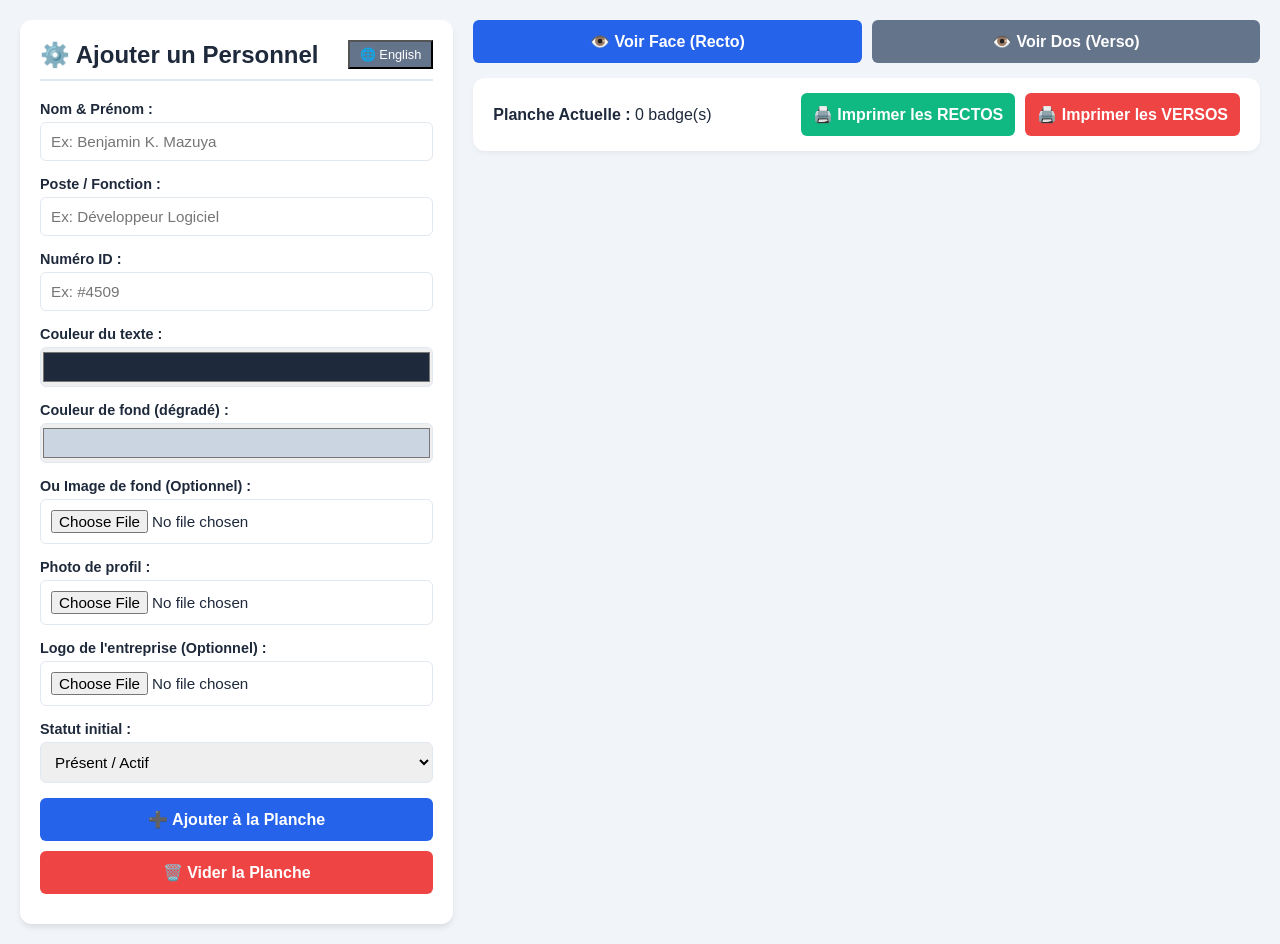
<file: bkm_nexus/index.html>
<!DOCTYPE html>
<html lang="fr">
<head>
    <meta charset="UTF-8">
    <meta name="viewport" content="width=device-width, initial-scale=1.0">
    <title>Smart Security - Générateur de Badges Pro</title>
    <style>
        :root {
            --primary: #2563eb;
            --primary-hover: #1d4ed8;
            --neutral-dark: #1e293b;
            --neutral-light: #f8fafc;
            --border: #e2e8f0;
        }

        * {
            box-sizing: border-box;
            margin: 0;
            padding: 0;
            font-family: 'Segoe UI', Tahoma, Geneva, Verdana, sans-serif;
        }

        body {
            background-color: #f1f5f9;
            color: var(--neutral-dark);
            padding: 20px;
        }

        .app-container {
            max-width: 1300px;
            margin: 0 auto;
            display: flex;
            flex-wrap: wrap;
            gap: 20px;
        }

        /* Panneau de configuration (Gauche) */
        .config-panel {
            flex: 1;
            min-width: 320px;
            background: #ffffff;
            padding: 20px;
            border-radius: 12px;
            box-shadow: 0 4px 6px -1px rgba(0,0,0,0.1);
            height: fit-content;
        }

        .panel-header {
            display: flex;
            justify-content: space-between;
            align-items: center;
            margin-bottom: 20px;
            border-bottom: 2px solid var(--border);
            padding-bottom: 10px;
        }

        .form-group {
            margin-bottom: 15px;
        }

        label {
            display: block;
            font-weight: 600;
            margin-bottom: 5px;
            font-size: 0.9rem;
        }

        input[type="text"], input[type="file"], select {
            width: 100%;
            padding: 10px;
            border: 1px solid var(--border);
            border-radius: 6px;
            outline: none;
            font-size: 0.95rem;
        }

        input[type="color"] {
            width: 100%;
            height: 40px;
            border: 1px solid var(--border);
            border-radius: 6px;
            cursor: pointer;
        }

        .btn {
            width: 100%;
            padding: 12px;
            border: none;
            border-radius: 6px;
            font-weight: bold;
            cursor: pointer;
            transition: background 0.2s;
            font-size: 1rem;
            margin-bottom: 10px;
        }

        .btn-primary { background: var(--primary); color: white; }
        .btn-primary:hover { background: var(--primary-hover); }
        .btn-danger { background: #ef4444; color: white; }
        .btn-danger:hover { background: #dc2626; }
        .btn-success { background: #10b981; color: white; }
        .btn-success:hover { background: #059669; }
        .btn-secondary { background: #64748b; color: white; }
        .btn-secondary:hover { background: #475569; }

        /* Zone d'affichage des badges (Droite) */
        .preview-panel {
            flex: 2;
            min-width: 600px;
        }

        .preview-header {
            background: white;
            padding: 15px 20px;
            border-radius: 12px;
            margin-bottom: 20px;
            display: flex;
            justify-content: space-between;
            align-items: center;
            box-shadow: 0 2px 4px rgba(0,0,0,0.05);
        }

        /* Grille d'affichage écran */
        .print-grid {
            display: flex;
            flex-wrap: wrap;
            gap: 20px;
            justify-content: center;
        }

        /* --- STRUCTURE DU BADGE (CR80) --- */
        .badge-container {
            position: relative;
            width: 54mm;
            height: 86mm;
            border-radius: 10px;
        }

        .badge-card {
            width: 100%;
            height: 100%;
            position: relative;
            box-shadow: 0 10px 20px rgba(0,0,0,0.15);
            border-radius: 10px;
            background: #ffffff;
            
            /* Correctif clé 1 : Isole le contexte graphique pour bloquer les fuites de couleur */
            isolation: isolate; 
        }

        .badge-face {
            position: absolute;
            top: 0;
            left: 0;
            right: 0;
            bottom: 0;
            padding: 14px;
            display: flex;
            flex-direction: column;
            border: 1px solid #cbd5e1;
            
            /* Correctif clé 2 : Forçage de l'arrondi sur les coins pour empêcher le fond de déborder */
            border-radius: 10px;
            overflow: hidden; 
            -webkit-mask-image: -webkit-radial-gradient(white, black);
            
            background-size: cover !important;
            background-position: center !important;
            
            /* Prépare l'impression couleur */
            -webkit-print-color-adjust: exact !important;
            print-color-adjust: exact !important;
        }

        /* RECTO */
        .badge-front {
            z-index: 2;
            background: #ffffff;
            align-items: center;
            justify-content: flex-start;
        }

        .profile-photo {
            width: 80px;
            height: 80px;
            border-radius: 50%;
            border: 3px solid #2563eb;
            overflow: hidden;
            margin-bottom: 10px;
            background: #f1f5f9;
            flex-shrink: 0;
        }

        .profile-photo img {
            width: 100%;
            height: 100%;
            object-fit: cover;
        }

        .badge-header {
            width: 100%;
            border-bottom: 1.5px solid #2563eb;
        }

        .rfid-chip {
            width: 25px;
            height: 20px;
            background: linear-gradient(135deg, #e2e8f0, #94a3b8) !important;
            border-radius: 4px;
            align-self: flex-start;
            margin-top: -5px;
            margin-bottom: 10px;
        }

        .badge-details {
            text-align: center;
            flex-grow: 1;
            width: 100%;
        }

        .badge-details h1 {
            font-size: 1.15rem;
            font-weight: 800;
            margin-bottom: 2px;
            word-wrap: break-word;
        }

        .badge-details p {
            font-size: 0.85rem;
            font-weight: 500;
            opacity: 0.85;
            margin-bottom: 10px;
        }

        .badge-id {
            font-family: monospace;
            background: rgba(0,0,0,0.07);
            padding: 2px 8px;
            border-radius: 4px;
            font-size: 0.8rem;
            display: inline-block;
        }

        .status-indicator-container {
            display: flex;
            align-items: center;
            gap: 6px;
            background: #ffffff !important;
            padding: 3px 10px;
            border-radius: 20px;
            font-size: 0.75rem;
            font-weight: bold;
            box-shadow: 0 2px 4px rgba(0,0,0,0.08);
            margin-top: auto;
            border: 1px solid #e2e8f0;
        }

        .status-dot {
            width: 8px;
            height: 8px;
            border-radius: 50%;
        }
        .status-dot.online { background-color: #22c55e !important; }
        .status-dot.meeting { background-color: #eab308 !important; }
        .status-dot.offline { background-color: #ef4444 !important; }

        /* VERSO */
        .badge-back {
            z-index: 1;
            background-color: #1e293b !important;
            color: #f8fafc;
            text-align: center;
            justify-content: space-between;
        }

        .badge-header-back h3 {
            font-size: 0.75rem;
            color: #f87171;
            border: 1px solid #ef4444;
            padding: 2px;
            letter-spacing: 1px;
            text-transform: uppercase;
        }

        .badge-back-content p {
            font-size: 0.72rem;
            color: #94a3b8;
            line-height: 1.3;
            margin: 15px 0;
        }

        .barcode-zone {
            background: white !important;
            padding: 6px;
            border-radius: 4px;
            color: black;
            margin-top: 10px;
        }

        .barcode-zone small {
            display: block;
            font-family: monospace;
            font-size: 0.7rem;
            color: #475569;
            margin-top: 2px;
        }

        .badge-footer-back {
            font-size: 0.7rem;
            color: #64748b;
        }

        .copyright-notice {
            font-size: 0.58rem;
            margin-top: 5px;
            color: #475569;
        }

        .badge-actions {
            position: absolute;
            top: -10px;
            right: -10px;
            z-index: 10;
            display: flex;
            gap: 5px;
        }

        .btn-badge-action {
            background: white;
            border: 1px solid var(--border);
            width: 28px;
            height: 28px;
            border-radius: 50%;
            cursor: pointer;
            box-shadow: 0 2px 4px rgba(0,0,0,0.1);
            font-size: 0.8rem;
        }

        .editing-highlight {
            outline: 3px solid #3b82f6;
        }

        /* --- FILTRES DU MODE D'AFFICHAGE --- */
        body.print-recto .badge-back { display: none !important; }
        body.print-recto .badge-front { display: flex !important; z-index: 5; }

        body.print-verso .badge-front { display: none !important; }
        body.print-verso .badge-back { display: flex !important; z-index: 5; }
        body.print-verso .print-grid { direction: rtl; } 

        /* --- CONFIGURATION IMPRESSION PROFESSIONNELLE A4 --- */
        @media print {
            @page {
                size: A4 portrait;
                margin: 10mm;
            }
            * {
                -webkit-print-color-adjust: exact !important;
                print-color-adjust: exact !important;
            }
            body { background: white; padding: 0; }
            .config-panel, .preview-header, .badge-actions, .no-print, .no-print * { display: none !important; }
            .preview-panel { width: 100%; min-width: 100%; }
            .print-grid { 
                display: flex !important; 
                flex-wrap: wrap !important; 
                gap: 6mm !important; 
                justify-content: flex-start !important;
            }
            .badge-container {
                width: 54mm !important;
                height: 86mm !important;
                page-break-inside: avoid;
                box-shadow: none !important;
            }
            .badge-card { 
                box-shadow: none !important; 
                border: none !important;
                isolation: isolate !important;
            }
        }
    </style>
</head>
<body class="print-recto"> 
    <div class="app-container">
        
        <div class="config-panel">
            <div class="panel-header">
                <h2 id="panel-title">⚙️ Ajouter un Personnel</h2>
                <button id="btn-lang" class="btn-secondary" style="width:auto; padding:5px 10px; font-size:0.8rem; margin:0;">🌐 English</button>
            </div>

            <div class="form-group">
                <label id="label-name" for="input-name">Nom & Prénom :</label>
                <input type="text" id="input-name" placeholder="Ex: Benjamin K. Mazuya">
            </div>

            <div class="form-group">
                <label id="label-role" for="input-role">Poste / Fonction :</label>
                <input type="text" id="input-role" placeholder="Ex: Développeur Logiciel">
            </div>

            <div class="form-group">
                <label id="label-id" for="input-id">Numéro ID :</label>
                <input type="text" id="input-id" placeholder="Ex: #4509">
            </div>

            <div class="form-group">
                <label id="label-text-color" for="input-text-color">Couleur du texte :</label>
                <input type="color" id="input-text-color" value="#1e293b">
            </div>

            <div class="form-group">
                <label id="label-bg-color" for="input-bg-color">Couleur de fond (dégradé) :</label>
                <input type="color" id="input-bg-color" value="#cbd5e1">
            </div>

            <div class="form-group">
                <label id="label-bg-image" for="input-bg-image">Ou Image de fond (Optionnel) :</label>
                <input type="file" id="input-bg-image" accept="image/*">
            </div>

            <div class="form-group">
                <label id="label-photo" for="input-photo">Photo de profil :</label>
                <input type="file" id="input-photo" accept="image/*">
            </div>

            <div class="form-group">
                <label id="label-logo" for="input-logo">Logo de l'entreprise (Optionnel) :</label>
                <input type="file" id="input-logo" accept="image/*">
            </div>

            <div class="form-group">
                <label id="label-status" for="input-status">Statut initial :</label>
                <select id="input-status">
                    <option value="online" id="opt-online">Présent / Actif</option>
                    <option value="meeting" id="opt-meeting">En Réunion</option>
                    <option value="offline" id="opt-offline">Absent</option>
                </select>
            </div>

            <button id="btn-add" class="btn btn-primary">➕ Ajouter à la Planche</button>
            <button id="btn-clear" class="btn btn-danger">🗑️ Vider la Planche</button>
        </div>

        <div class="preview-panel">
            <div class="no-print" style="margin-bottom: 15px; display: flex; gap: 10px;">
                <button id="tab-recto" class="btn btn-primary" style="margin:0;" onclick="changerModeVisuel('recto')">👁️ Voir Face (Recto)</button>
                <button id="tab-verso" class="btn btn-secondary" style="margin:0;" onclick="changerModeVisuel('verso')">👁️ Voir Dos (Verso)</button>
            </div>

            <div class="preview-header no-print">
                <div>
                    <strong>Planche Actuelle :</strong> <span id="badge-count">0</span> badge(s)
                </div>
                <div style="display: flex; gap: 10px;">
                    <button id="btn-print" class="btn btn-success" style="margin:0; width:auto;">🖨️ Imprimer les RECTOS</button>
                    <button id="btn-print-back" class="btn btn-danger" style="margin:0; width:auto;">🖨️ Imprimer les VERSOS</button>
                </div>
            </div>

            <div id="print-zone" class="print-grid"></div>
        </div>

    </div>

    <script>
        const translations = {
            fr: {
                btnLang: "🌐 English", statusOnline: "Actif / Présent", statusMeeting: "En Réunion", statusOffline: "Absent",
                textProperty: "PROPRIÉTÉ EXCLUSIVE", textInstructions: "Ce badge est strictement personnel et requis pour l'accès aux installations.", textScanVerify: "Scanner pour vérification",
                panelTitleAdd: "⚙️ Ajouter un Personnel", panelTitleEdit: "✏️ Modifier le Personnel", labelName: "Nom & Prénom :", labelRole: "Poste / Fonction :",
                labelId: "Numéro ID :", labelTextColor: "Couleur du texte :", labelBgColor: "Couleur de fond :", labelBgImage: "Ou Image de fond :",
                labelPhoto: "Photo de profil :", labelLogo: "Logo de l'entreprise :", labelStatus: "Statut initial :", optOnline: "Présent / Actif",
                optMeeting: "En Réunion", optOffline: "Absent", btnAdd: "➕ Ajouter à la Planche", btnSave: "💾 Sauvegarder", btnClear: "🗑️ Vider la Planche",
                alertEmpty: "Veuillez remplir au moins le nom et le poste."
            },
            en: {
                btnLang: "🌐 Français", statusOnline: "Active / Present", statusMeeting: "In a Meeting", statusOffline: "Absent",
                textProperty: "EXCLUSIVE PROPERTY", textInstructions: "This badge is strictly personal and required for facility access.", textScanVerify: "Scan for verification",
                panelTitleAdd: "⚙️ Add Personnel", panelTitleEdit: "✏️ Edit Personnel", labelName: "Full Name:", labelRole: "Job Title:",
                labelId: "ID Number:", labelTextColor: "Text Color:", labelBgColor: "Badge Color:", labelBgImage: "Background Image:",
                labelPhoto: "Profile Photo:", labelLogo: "Company Logo:", labelStatus: "Initial Status:", optOnline: "Present / Active",
                optMeeting: "In a Meeting", optOffline: "Absent", btnAdd: "➕ Add to Board", btnSave: "💾 Save Changes", btnClear: "🗑️ Clear Board",
                alertEmpty: "Please fill in at least the name and role."
            }
        };

        let currentLang = 'fr';
        let listPersonnel = []; 
        const defaultPhoto = "https://via.placeholder.com/150";
        let tempPhotoData = defaultPhoto; 
        let tempBgImageData = null; 
        let tempLogoData = null; 
        let idEnCoursDeModification = null; 

        const inputName = document.getElementById('input-name');
        const inputRole = document.getElementById('input-role');
        const inputId = document.getElementById('input-id');
        const inputTextColor = document.getElementById('input-text-color');
        const inputBgColor = document.getElementById('input-bg-color');
        const inputBgImage = document.getElementById('input-bg-image');
        const inputLogo = document.getElementById('input-logo'); 
        const inputStatus = document.getElementById('input-status');
        const inputPhoto = document.getElementById('input-photo');
        const printZone = document.getElementById('print-zone');
        const badgeCountEl = document.getElementById('badge-count');

        function changerModeVisuel(mode) {
            if(mode === 'recto') {
                document.body.classList.add('print-recto');
                document.body.classList.remove('print-verso');
                document.getElementById('tab-recto').className = "btn btn-primary";
                document.getElementById('tab-verso').className = "btn btn-secondary";
            } else {
                document.body.classList.add('print-verso');
                document.body.classList.remove('print-recto');
                document.getElementById('tab-recto').className = "btn btn-secondary";
                document.getElementById('tab-verso').className = "btn btn-primary";
            }
        }

        document.getElementById('btn-print').addEventListener('click', () => {
            changerModeVisuel('recto');
            setTimeout(() => { window.print(); }, 200);
        });

        document.getElementById('btn-print-back').addEventListener('click', () => {
            changerModeVisuel('verso');
            setTimeout(() => { window.print(); }, 200);
        });

        if(inputPhoto) inputPhoto.addEventListener('change', (e) => { readImg(e.target.files[0], res => tempPhotoData = res); });
        if(inputBgImage) inputBgImage.addEventListener('change', (e) => { readImg(e.target.files[0], res => tempBgImageData = res); });
        if(inputLogo) inputLogo.addEventListener('change', (e) => { readImg(e.target.files[0], res => tempLogoData = res); });

        function readImg(file, callback) {
            if (file) { const r = new FileReader(); r.onload = (ev) => callback(ev.target.result); r.readAsDataURL(file); }
        }

        document.getElementById('btn-add').addEventListener('click', () => {
            if(!inputName.value.trim() || !inputRole.value.trim()) { alert(translations[currentLang].alertEmpty); return; }
            const customID = inputId.value.trim() || "#0000";

            if (idEnCoursDeModification !== null) {
                const idx = listPersonnel.findIndex(a => a.idUnique === idEnCoursDeModification);
                if (idx !== -1) {
                    listPersonnel[idx].nom = inputName.value.trim();
                    listPersonnel[idx].poste = inputRole.value.trim();
                    listPersonnel[idx].idCard = customID;
                    listPersonnel[idx].couleurTexte = inputTextColor.value;
                    listPersonnel[idx].couleurFond = inputBgColor.value;
                    listPersonnel[idx].statut = inputStatus.value;
                    if(tempPhotoData !== defaultPhoto) listPersonnel[idx].photo = tempPhotoData;
                    if(tempBgImageData) listPersonnel[idx].bgImage = tempBgImageData;
                    if(tempLogoData) listPersonnel[idx].logo = tempLogoData;
                }
                idEnCoursDeModification = null;
            } else {
                listPersonnel.push({
                    idUnique: Date.now(), nom: inputName.value.trim(), poste: inputRole.value.trim(), idCard: customID,
                    serial: `SN-2026-${customID.replace('#', '')}`, couleurTexte: inputTextColor.value, couleurFond: inputBgColor.value,
                    bgImage: tempBgImageData, photo: tempPhotoData, logo: tempLogoData, statut: inputStatus.value
                });
            }
            
            localStorage.setItem('sauvegardePlanchePersonnel', JSON.stringify(listPersonnel));
            resetForm();
            renderBadges();
        });

        function resetForm() {
            inputName.value = ""; inputRole.value = ""; inputId.value = ""; inputPhoto.value = ""; inputBgImage.value = ""; if(inputLogo) inputLogo.value = "";
            tempPhotoData = defaultPhoto; tempBgImageData = null; tempLogoData = null;
            document.getElementById('btn-add').textContent = translations[currentLang].btnAdd;
            document.getElementById('panel-title').textContent = translations[currentLang].panelTitleAdd;
        }

        window.preparerModification = function(id) {
            const a = listPersonnel.find(x => x.idUnique === id);
            if (!a) return;
            idEnCoursDeModification = id; inputName.value = a.nom; inputRole.value = a.poste; inputId.value = a.idCard;
            inputTextColor.value = a.couleurTexte; inputBgColor.value = a.couleurFond; inputStatus.value = a.statut;
            tempPhotoData = a.photo; tempBgImageData = a.bgImage; tempLogoData = a.logo;
            document.getElementById('btn-add').textContent = translations[currentLang].btnSave;
            document.getElementById('panel-title').textContent = translations[currentLang].panelTitleEdit;
        };

        window.supprimerBadge = function(id) {
            listPersonnel = listPersonnel.filter(x => x.idUnique !== id);
            localStorage.setItem('sauvegardePlanchePersonnel', JSON.stringify(listPersonnel));
            renderBadges();
        };

        document.getElementById('btn-clear').addEventListener('click', () => {
            if(confirm("Vider la planche ?")) { listPersonnel = []; localStorage.removeItem('sauvegardePlanchePersonnel'); resetForm(); renderBadges(); }
        });

        function renderBadges() {
            printZone.innerHTML = "";
            badgeCountEl.textContent = listPersonnel.length;
            const data = translations[currentLang];

            listPersonnel.forEach((agent) => {
                let statutTxt = agent.statut === 'meeting' ? data.statusMeeting : (agent.statut === 'offline' ? data.statusOffline : data.statusOnline);
                let styleBg = agent.bgImage ? `background-image: url('${agent.bgImage}') !important;` : `background: linear-gradient(145deg, #ffffff, ${agent.couleurFond}) !important;`;
                let logoHTML = agent.logo ? `<div style="text-align: center; margin-bottom: 5px;"><img src="${agent.logo}" style="max-height: 25px; max-width: 120px; object-fit: contain;" /></div>` : '';

                const badgeHTML = `
                    <div class="badge-container">
                        <div class="badge-actions no-print">
                            <button class="btn-badge-action" onclick="preparerModification(${agent.idUnique})">✏️</button>
                            <button class="btn-badge-action" onclick="supprimerBadge(${agent.idUnique})">❌</button>
                        </div>
                        <div class="badge-card">
                            <div class="badge-face badge-front" style="${styleBg} color: ${agent.couleurTexte} !important;">
                                <div class="profile-photo" style="border-color: ${agent.couleurTexte} !important;">
                                    <img src="${agent.photo}">
                                </div>
                                ${logoHTML}
                                <div class="badge-header" style="border-bottom-color: ${agent.couleurTexte} !important; height: 2px; margin-bottom: 12px;"></div>
                                <div class="rfid-chip"></div>
                                <div class="badge-details">
                                    <h1 style="color: ${agent.couleurTexte} !important;">${agent.nom}</h1>
                                    <p style="color: ${agent.couleurTexte} !important;">${agent.poste}</p>
                                    <p class="badge-id" style="color: ${agent.couleurTexte} !important;">ID: ${agent.idCard}</p>
                                </div>
                                <div class="status-indicator-container">
                                    <span class="status-dot ${agent.statut}"></span>
                                    <span style="color: #1e293b !important;">${statutTxt}</span>
                                </div>
                            </div>
                            <div class="badge-face badge-back">
                                <div class="badge-header-back"><h3>${data.textProperty}</h3></div>
                                <div class="badge-back-content">
                                    <p>${data.textInstructions}</p>
                                    <div class="barcode-zone">
                                        <div style="display:inline-block; background:#000; height:20px; width:2px; margin-right:1px;"></div>
                                        <div style="display:inline-block; background:#000; height:20px; width:4px; margin-right:2px;"></div>
                                        <div style="display:inline-block; background:#000; height:20px; width:1px; margin-right:1px;"></div>
                                        <div style="display:inline-block; background:#000; height:20px; width:3px; margin-right:1px;"></div>
                                        <small>${agent.serial}</small>
                                    </div>
                                </div>
                                <div class="badge-footer-back">
                                    <small>${data.textScanVerify}</small>
                                    <div class="copyright-notice">© 2026 Smart Security</div>
                                </div>
                            </div>
                        </div>
                    </div>`;
                printZone.insertAdjacentHTML('beforeend', badgeHTML);
            });
        }

        const saved = localStorage.getItem('sauvegardePlanchePersonnel');
        if(saved) { listPersonnel = JSON.parse(saved); renderBadges(); }
    </script>
</body>
</html>
</file>
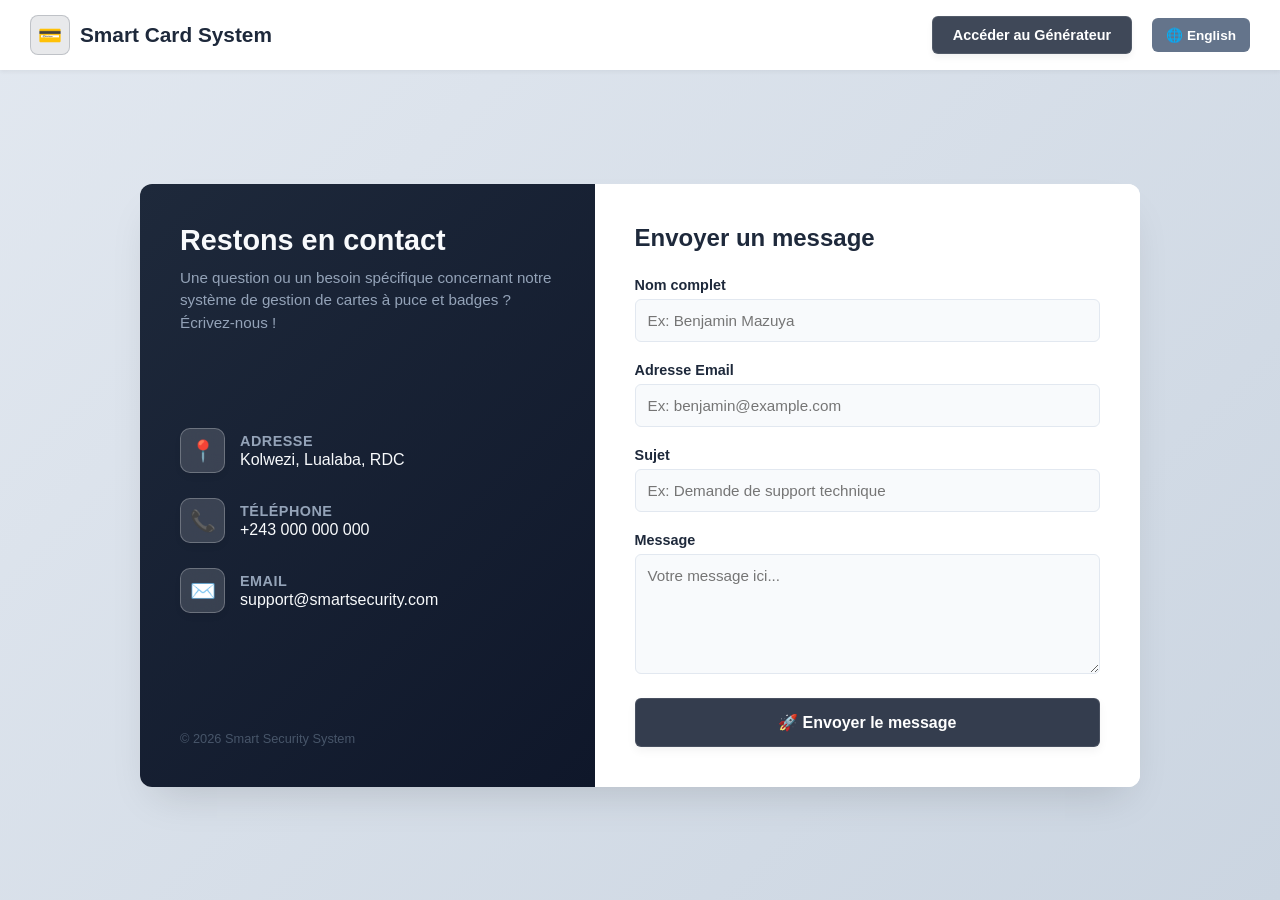
<file: bkm_nexus/contact.html>
<!DOCTYPE html>
<html lang="fr">
<head>
    <meta charset="UTF-8">
    <meta name="viewport" content="width=device-width, initial-scale=1.0">
    <title>Smart Security - Welcome & Contact</title>
    <style>
        :root {
            /* Changement des variables bleues vers des teintes de verre/transparence */
            --glass-bg: rgba(255, 255, 255, 0.15);
            --glass-bg-hover: rgba(255, 255, 255, 0.25);
            --glass-border: rgba(255, 255, 255, 0.25);
            --glass-text: #ffffff;
            
            --neutral-dark: #1e293b;
            --neutral-light: #f8fafc;
            --border: #e2e8f0;
            --success: #10b981;
        }

        * {
            box-sizing: border-box;
            margin: 0;
            padding: 0;
            font-family: 'Segoe UI', Tahoma, Geneva, Verdana, sans-serif;
        }

        body {
            /* Ajout d'un dégradé en arrière-plan pour faire ressortir l'effet vitre */
            background: linear-gradient(135deg, #e2e8f0 0%, #cbd5e1 100%);
            color: var(--neutral-dark);
            min-height: 100vh;
            display: flex;
            flex-direction: column;
        }

        /* BARRE DE NAVIGATION */
        .navbar {
            background-color: #ffffff;
            padding: 15px 30px;
            display: flex;
            justify-content: space-between;
            align-items: center;
            box-shadow: 0 2px 4px rgba(0,0,0,0.05);
        }

        /* Emplacement du LOGO */
        .logo-area {
            display: flex;
            align-items: center;
            gap: 10px;
            font-weight: 700;
            font-size: 1.3rem;
            color: var(--neutral-dark);
        }

        /* L'icône du logo passe en effet vitre sombre pour le contraste */
        .logo-icon {
            background: rgba(30, 41, 59, 0.1);
            backdrop-filter: blur(5px);
            -webkit-backdrop-filter: blur(5px);
            color: var(--neutral-dark);
            width: 40px;
            height: 40px;
            border-radius: 8px;
            display: flex;
            align-items: center;
            justify-content: center;
            font-size: 1.2rem;
            border: 1px solid rgba(30, 41, 59, 0.2);
        }

        .nav-links {
            display: flex;
            align-items: center;
            gap: 20px;
        }

        /* Bouton de navigation - EFFET VITRE SOMBRE */
        .btn-nav-project {
            background: rgba(30, 41, 59, 0.85);
            backdrop-filter: blur(8px);
            -webkit-backdrop-filter: blur(8px);
            color: white;
            text-decoration: none;
            padding: 10px 20px;
            border-radius: 6px;
            font-weight: 600;
            font-size: 0.9rem;
            border: 1px solid rgba(255, 255, 255, 0.1);
            transition: all 0.2s ease;
            box-shadow: 0 4px 6px rgba(0, 0, 0, 0.05);
        }

        .btn-nav-project:hover {
            background: rgba(30, 41, 59, 1);
            transform: translateY(-1px);
        }

        .btn-lang {
            background: #64748b;
            color: white;
            border: none;
            padding: 9px 14px;
            border-radius: 6px;
            cursor: pointer;
            font-weight: 600;
            font-size: 0.85rem;
            transition: background 0.2s;
        }
        .btn-lang:hover { background: #475569; }

        /* CONTENEUR PRINCIPAL */
        .main-content {
            flex: 1;
            display: flex;
            justify-content: center;
            align-items: center;
            padding: 40px 20px;
        }

        .contact-container {
            max-width: 1000px;
            width: 100%;
            background: #ffffff;
            border-radius: 12px;
            box-shadow: 0 20px 40px -15px rgba(0,0,0,0.15);
            overflow: hidden;
        }

        .contact-grid {
            display: grid;
            grid-template-columns: 1fr 1.2fr;
        }

        /* Section Informations (Gauche) - EFFET VITRE SUR LE FOND FONCÉ */
        .info-section {
            background: linear-gradient(135deg, #1e293b, #0f172a);
            color: #f8fafc;
            padding: 40px;
            display: flex;
            flex-direction: column;
            justify-content: space-between;
            position: relative;
        }

        .info-title h2 {
            font-size: 1.8rem;
            margin-bottom: 10px;
            font-weight: 700;
        }

        .info-title p {
            color: #94a3b8;
            font-size: 0.95rem;
            line-height: 1.5;
        }

        .info-details {
            margin: 40px 0;
        }

        .info-item {
            display: flex;
            align-items: center;
            gap: 15px;
            margin-bottom: 25px;
        }

        /* Les icônes passent en EFFET VITRE LUMINEUX (Glassmorphism) */
        .info-icon {
            font-size: 1.3rem;
            background: var(--glass-bg);
            backdrop-filter: blur(10px);
            -webkit-backdrop-filter: blur(10px);
            border: 1px solid var(--glass-border);
            padding: 10px;
            border-radius: 10px;
            color: var(--glass-text);
            width: 45px;
            height: 45px;
            display: flex;
            align-items: center;
            justify-content: center;
            box-shadow: 0 4px 6px rgba(0, 0, 0, 0.05);
        }

        .info-text h4 {
            font-size: 0.9rem;
            color: #94a3b8;
            text-transform: uppercase;
            letter-spacing: 0.5px;
        }

        .info-text p {
            font-size: 1rem;
            font-weight: 500;
            margin-top: 2px;
        }

        .info-footer {
            font-size: 0.8rem;
            color: #475569;
        }

        /* Section Formulaire (Droite) */
        .form-section {
            padding: 40px;
            background: #ffffff;
        }

        .form-section h3 {
            font-size: 1.5rem;
            margin-bottom: 25px;
            font-weight: 700;
            color: var(--neutral-dark);
        }

        .form-group {
            margin-bottom: 20px;
        }

        label {
            display: block;
            font-weight: 600;
            margin-bottom: 6px;
            font-size: 0.9rem;
        }

        input[type="text"], input[type="email"], textarea {
            width: 100%;
            padding: 12px;
            border: 1px solid var(--border);
            border-radius: 6px;
            outline: none;
            font-size: 0.95rem;
            background: var(--neutral-light);
            transition: border-color 0.2s;
        }

        input:focus, textarea:focus {
            border-color: var(--neutral-dark);
            background: #ffffff;
        }

        textarea {
            resize: vertical;
            min-height: 120px;
        }

        /* Bouton Soumettre - EFFET VITRE SOMBRE COMPACT */
        .btn-submit {
            width: 100%;
            padding: 14px;
            background: rgba(30, 41, 59, 0.9);
            backdrop-filter: blur(5px);
            -webkit-backdrop-filter: blur(5px);
            color: white;
            border: 1px solid rgba(255, 255, 255, 0.1);
            border-radius: 6px;
            font-weight: bold;
            font-size: 1rem;
            cursor: pointer;
            transition: all 0.2s;
            box-shadow: 0 4px 10px rgba(0,0,0,0.05);
        }

        .btn-submit:hover {
            background: rgba(30, 41, 59, 1);
            transform: translateY(-1px);
            box-shadow: 0 6px 15px rgba(0,0,0,0.1);
        }

        /* Message de succès */
        .success-message {
            display: none;
            background: rgba(16, 185, 129, 0.1);
            color: var(--success);
            padding: 15px;
            border-radius: 6px;
            margin-bottom: 20px;
            font-weight: 600;
            font-size: 0.95rem;
            border: 1px solid var(--success);
            text-align: center;
        }

        /* Adaptation Écrans Mobiles */
        @media (max-width: 768px) {
            .navbar {
                flex-direction: column;
                gap: 15px;
                text-align: center;
            }
            .contact-grid {
                grid-template-columns: 1fr;
            }
            .info-section, .form-section {
                padding: 30px;
            }
        }
    </style>
</head>
<body>

    <!-- PORTAL / NAVBAR -->
    <nav class="navbar">
        <div class="logo-area">
            <div class="logo-icon">💳</div>
            <span>Smart Card System</span>
        </div>
        
        <div class="nav-links">
            <a href="index.html" id="link-app" class="btn-nav-project">Accéder au Générateur</a>
            <button id="btn-lang" class="btn-lang" onclick="toggleLanguage()">🌐 English</button>
        </div>
    </nav>

    <!-- ZONE DE CONTENU PRINCIPAL -->
    <main class="main-content">
        <div class="contact-container">
            <div class="contact-grid">
                
                <!-- INFORMATIONS DE CONTACT -->
                <div class="info-section">
                    <div class="info-title">
                        <h2 id="info-heading">Restons en contact</h2>
                        <p id="info-subheading">Une question ou un besoin spécifique concernant notre système de gestion de cartes à puce et badges ? Écrivez-nous !</p>
                    </div>

                    <div class="info-details">
                        <!-- Adresse -->
                        <div class="info-item">
                            <div class="info-icon">📍</div>
                            <div class="info-text">
                                <h4 id="lbl-address">Adresse</h4>
                                <p>Kolwezi, Lualaba, RDC</p>
                            </div>
                        </div>
                        <!-- Téléphone -->
                        <div class="info-item">
                            <div class="info-icon">📞</div>
                            <div class="info-text">
                                <h4 id="lbl-phone">Téléphone</h4>
                                <p>+243 000 000 000</p>
                            </div>
                        </div>
                        <!-- Email -->
                        <div class="info-item">
                            <div class="info-icon">✉️</div>
                            <div class="info-text">
                                <h4>Email</h4>
                                <p>support@smartsecurity.com</p>
                            </div>
                        </div>
                    </div>

                    <div class="info-footer">
                        <span>© 2026 Smart Security System</span>
                    </div>
                </div>

                <!-- FORMULAIRE DE CONTACT -->
                <div class="form-section">
                    <h3 id="form-heading">Envoyer un message</h3>
                    
                    <div id="success-box" class="success-message"></div>

                    <form id="contact-form" onsubmit="envoyerMessage(event)">
                        <div class="form-group">
                            <label id="lbl-name" for="form-name">Nom complet</label>
                            <input type="text" id="form-name" required placeholder="Ex: Benjamin Mazuya">
                        </div>

                        <div class="form-group">
                            <label id="lbl-email" for="form-email">Adresse Email</label>
                            <input type="email" id="form-email" required placeholder="Ex: benjamin@example.com">
                        </div>

                        <div class="form-group">
                            <label id="lbl-subject" for="form-subject">Sujet</label>
                            <input type="text" id="form-subject" required placeholder="Ex: Demande de support technique">
                        </div>

                        <div class="form-group">
                            <label id="lbl-message" for="form-message">Message</label>
                            <textarea id="form-message" required placeholder="Votre message ici..."></textarea>
                        </div>

                        <button type="submit" id="btn-submit" class="btn-submit">🚀 Envoyer le message</button>
                    </form>
                </div>

            </div>
        </div>
    </main>

    <script>
        const translations = {
            fr: {
                btnLang: "🌐 English",
                linkApp: "Accéder au Générateur",
                infoHeading: "Restons en contact",
                infoSubheading: "Une question ou un besoin spécifique concernant notre système de gestion de cartes à puce et badges ? Écrivez-nous !",
                lblAddress: "Adresse",
                lblPhone: "Téléphone",
                formHeading: "Envoyer un message",
                lblName: "Nom complet",
                lblEmail: "Adresse Email",
                lblSubject: "Sujet",
                lblMessage: "Message",
                btnSubmit: "🚀 Envoyer le message",
                successMsg: "🎉 Merci ! Votre message a été envoyé avec succès."
            },
            en: {
                btnLang: "🌐 Français",
                linkApp: "Access Generator",
                infoHeading: "Get in Touch",
                infoSubheading: "Any questions or specific needs about our smart card and badge system? Write to us!",
                lblAddress: "Address",
                lblPhone: "Phone",
                formHeading: "Send a Message",
                lblName: "Full Name",
                lblEmail: "Email Address",
                lblSubject: "Subject",
                lblMessage: "Message",
                btnSubmit: "🚀 Send Message",
                successMsg: "🎉 Thank you! Your message has been sent successfully."
            }
        };

        let currentLang = 'fr';

        function toggleLanguage() {
            currentLang = currentLang === 'fr' ? 'en' : 'fr';
            const data = translations[currentLang];

            document.getElementById('btn-lang').textContent = data.btnLang;
            document.getElementById('link-app').textContent = data.linkApp;
            document.getElementById('info-heading').textContent = data.infoHeading;
            document.getElementById('info-subheading').textContent = data.infoSubheading;
            document.getElementById('lbl-address').textContent = data.lblAddress;
            document.getElementById('lbl-phone').textContent = data.lblPhone;
            document.getElementById('form-heading').textContent = data.formHeading;
            document.getElementById('lbl-name').textContent = data.lblName;
            document.getElementById('lbl-email').textContent = data.lblEmail;
            document.getElementById('lbl-subject').textContent = data.lblSubject;
            document.getElementById('lbl-message').textContent = data.lblMessage;
            document.getElementById('btn-submit').textContent = data.btnSubmit;
        }

        function envoyerMessage(event) {
            event.preventDefault();
            
            const successBox = document.getElementById('success-box');
            successBox.textContent = translations[currentLang].successMsg;
            successBox.style.display = 'block';

            document.getElementById('contact-form').reset();

            setTimeout(() => {
                successBox.style.display = 'none';
            }, 5000);
        }
    </script>
</body>
</html>
</file>
